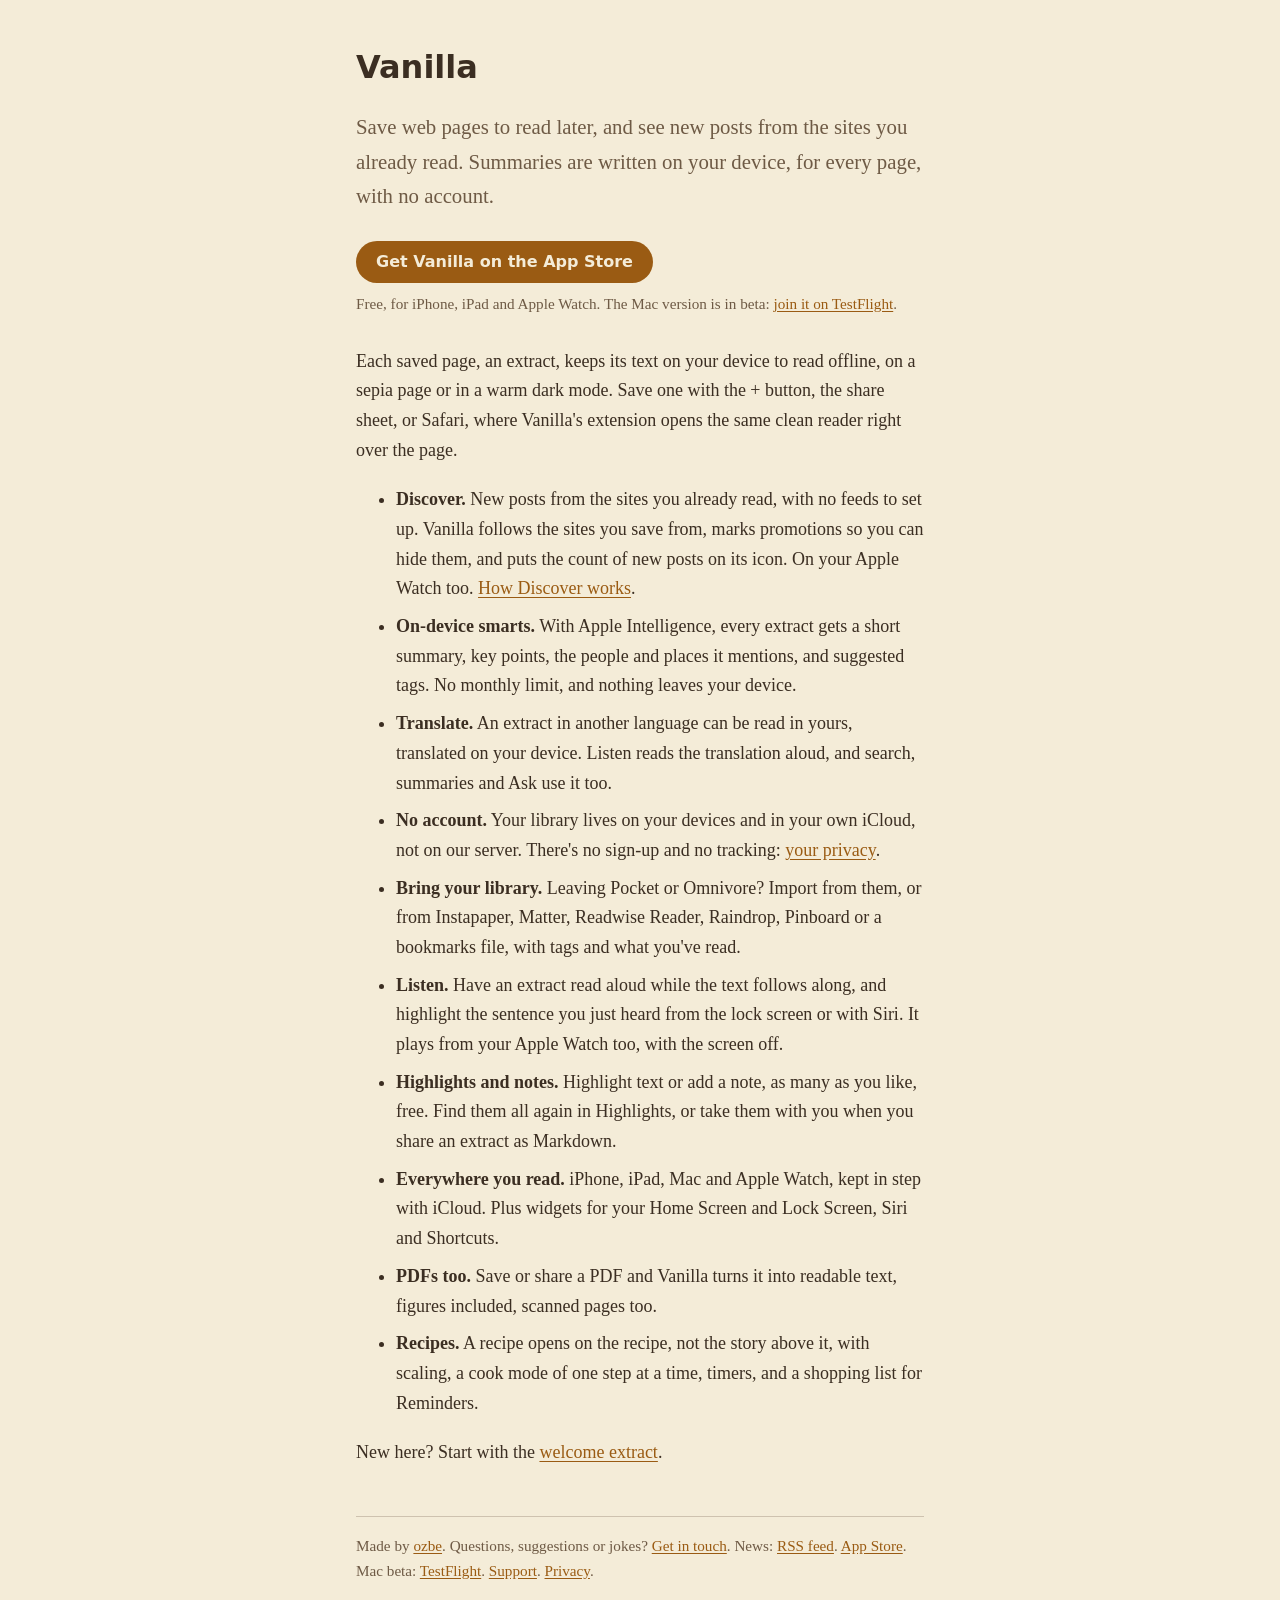
<file: index.html>
<!doctype html>
<html lang="en">
<head>
  <meta charset="utf-8">
  <meta name="viewport" content="width=device-width, initial-scale=1">
  <title>Vanilla</title>
  <meta name="description" content="A read-later app that finds new posts from the sites you already read, with AI that stays on your device. No account.">
  <meta property="og:site_name" content="Vanilla">
  <meta property="og:title" content="Vanilla">
  <meta property="og:description" content="A read-later app that finds new posts from the sites you already read, with AI that stays on your device. No account.">
  <link rel="canonical" href="https://vanilla.ozbe.dev/">
  <link rel="alternate" type="application/rss+xml" title="Vanilla" href="https://vanilla.ozbe.dev/feed.xml">
  <link rel="icon" href="icon.png" media="(prefers-color-scheme: light)">
  <link rel="icon" href="icon-dark.png" media="(prefers-color-scheme: dark)">
  <link rel="apple-touch-icon" href="icon.png">
  <meta name="apple-itunes-app" content="app-id=6825308477">
  <meta name="theme-color" content="#f4ecd8" media="(prefers-color-scheme: light)">
  <meta name="theme-color" content="#1e1a16" media="(prefers-color-scheme: dark)">
  <link rel="stylesheet" href="style.css?v=2">
</head>
<body>
  <main>
    <h1>Vanilla</h1>
    <p class="lede">Save web pages to read later, and see new posts from the sites you already read. Summaries are written on your device, for every page, with no account.</p>
    <p class="beta"><a class="button" href="https://apps.apple.com/app/id6825308477">Get Vanilla on the App Store</a><br>
    <span class="note">Free, for iPhone, iPad and Apple Watch. The Mac version is in beta: <a href="https://testflight.apple.com/join/QWN2Uxx5">join it on TestFlight</a>.</span></p>
    <p>Each saved page, an extract, keeps its text on your device to read offline, on a sepia page or in a warm dark mode. Save one with the + button, the share sheet, or Safari, where Vanilla's extension opens the same clean reader right over the page.</p>
    <ul>
      <li><strong>Discover.</strong> New posts from the sites you already read, with no feeds to set up. Vanilla follows the sites you save from, marks promotions so you can hide them, and puts the count of new posts on its icon. On your Apple Watch too. <a href="discover/">How Discover works</a>.</li>
      <li><strong>On-device smarts.</strong> With Apple Intelligence, every extract gets a short summary, key points, the people and places it mentions, and suggested tags. No monthly limit, and nothing leaves your device.</li>
      <li><strong>Translate.</strong> An extract in another language can be read in yours, translated on your device. Listen reads the translation aloud, and search, summaries and Ask use it too.</li>
      <li><strong>No account.</strong> Your library lives on your devices and in your own iCloud, not on our server. There's no sign-up and no tracking: <a href="privacy/">your privacy</a>.</li>
      <li><strong>Bring your library.</strong> Leaving Pocket or Omnivore? Import from them, or from Instapaper, Matter, Readwise Reader, Raindrop, Pinboard or a bookmarks file, with tags and what you've read.</li>
      <li><strong>Listen.</strong> Have an extract read aloud while the text follows along, and highlight the sentence you just heard from the lock screen or with Siri. It plays from your Apple Watch too, with the screen off.</li>
      <li><strong>Highlights and notes.</strong> Highlight text or add a note, as many as you like, free. Find them all again in Highlights, or take them with you when you share an extract as Markdown.</li>
      <li><strong>Everywhere you read.</strong> iPhone, iPad, Mac and Apple Watch, kept in step with iCloud. Plus widgets for your Home Screen and Lock Screen, Siri and Shortcuts.</li>
      <li><strong>PDFs too.</strong> Save or share a PDF and Vanilla turns it into readable text, figures included, scanned pages too.</li>
      <li><strong>Recipes.</strong> A recipe opens on the recipe, not the story above it, with scaling, a cook mode of one step at a time, timers, and a shopping list for Reminders.</li>
    </ul>
    <p>New here? Start with the <a href="welcome/">welcome extract</a>.</p>
    <footer>
      Made by <a href="https://ozbe.dev/" rel="author">ozbe</a>. Questions, suggestions or jokes? <a href="feedback/">Get in touch</a>. News: <a href="feed.xml">RSS feed</a>. <a href="https://apps.apple.com/app/id6825308477">App Store</a>. Mac beta: <a href="https://testflight.apple.com/join/QWN2Uxx5">TestFlight</a>. <a href="support/">Support</a>. <a href="privacy/">Privacy</a>.
    </footer>
  </main>
</body>
</html>
</file>
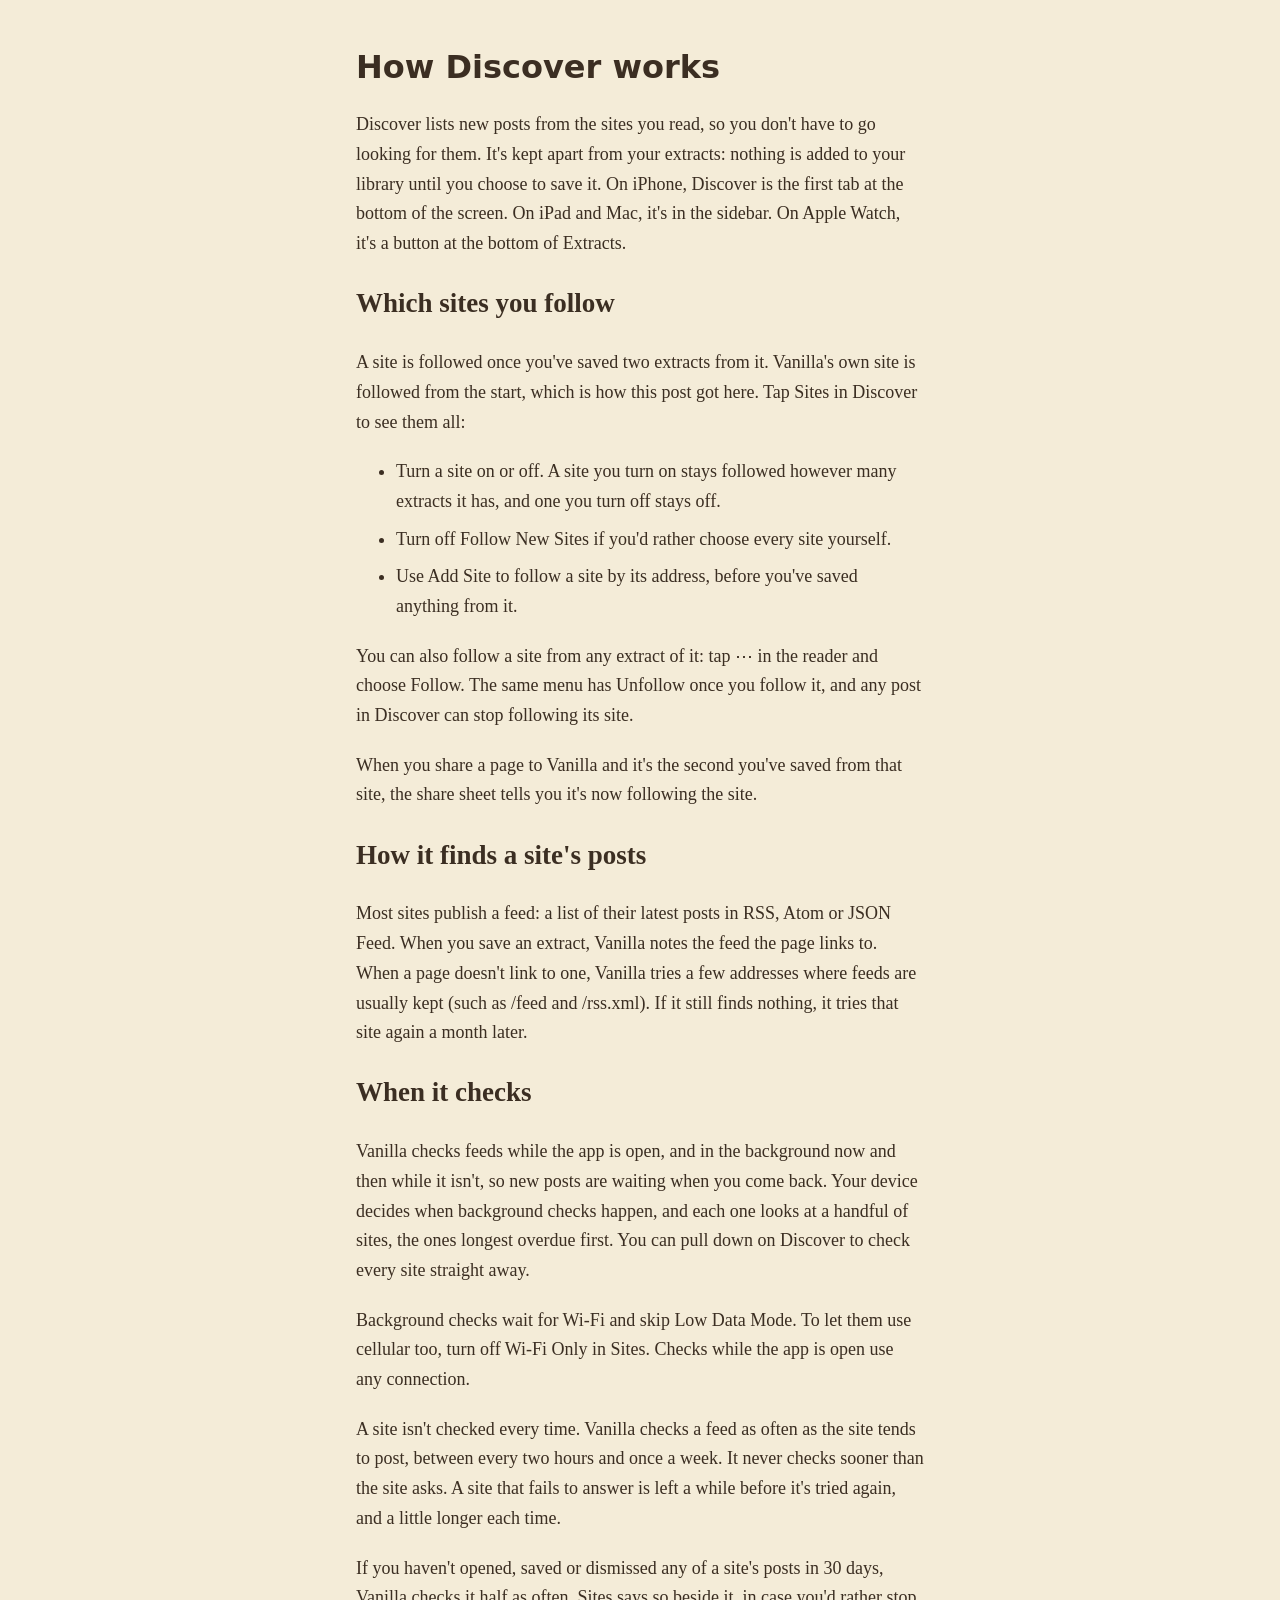
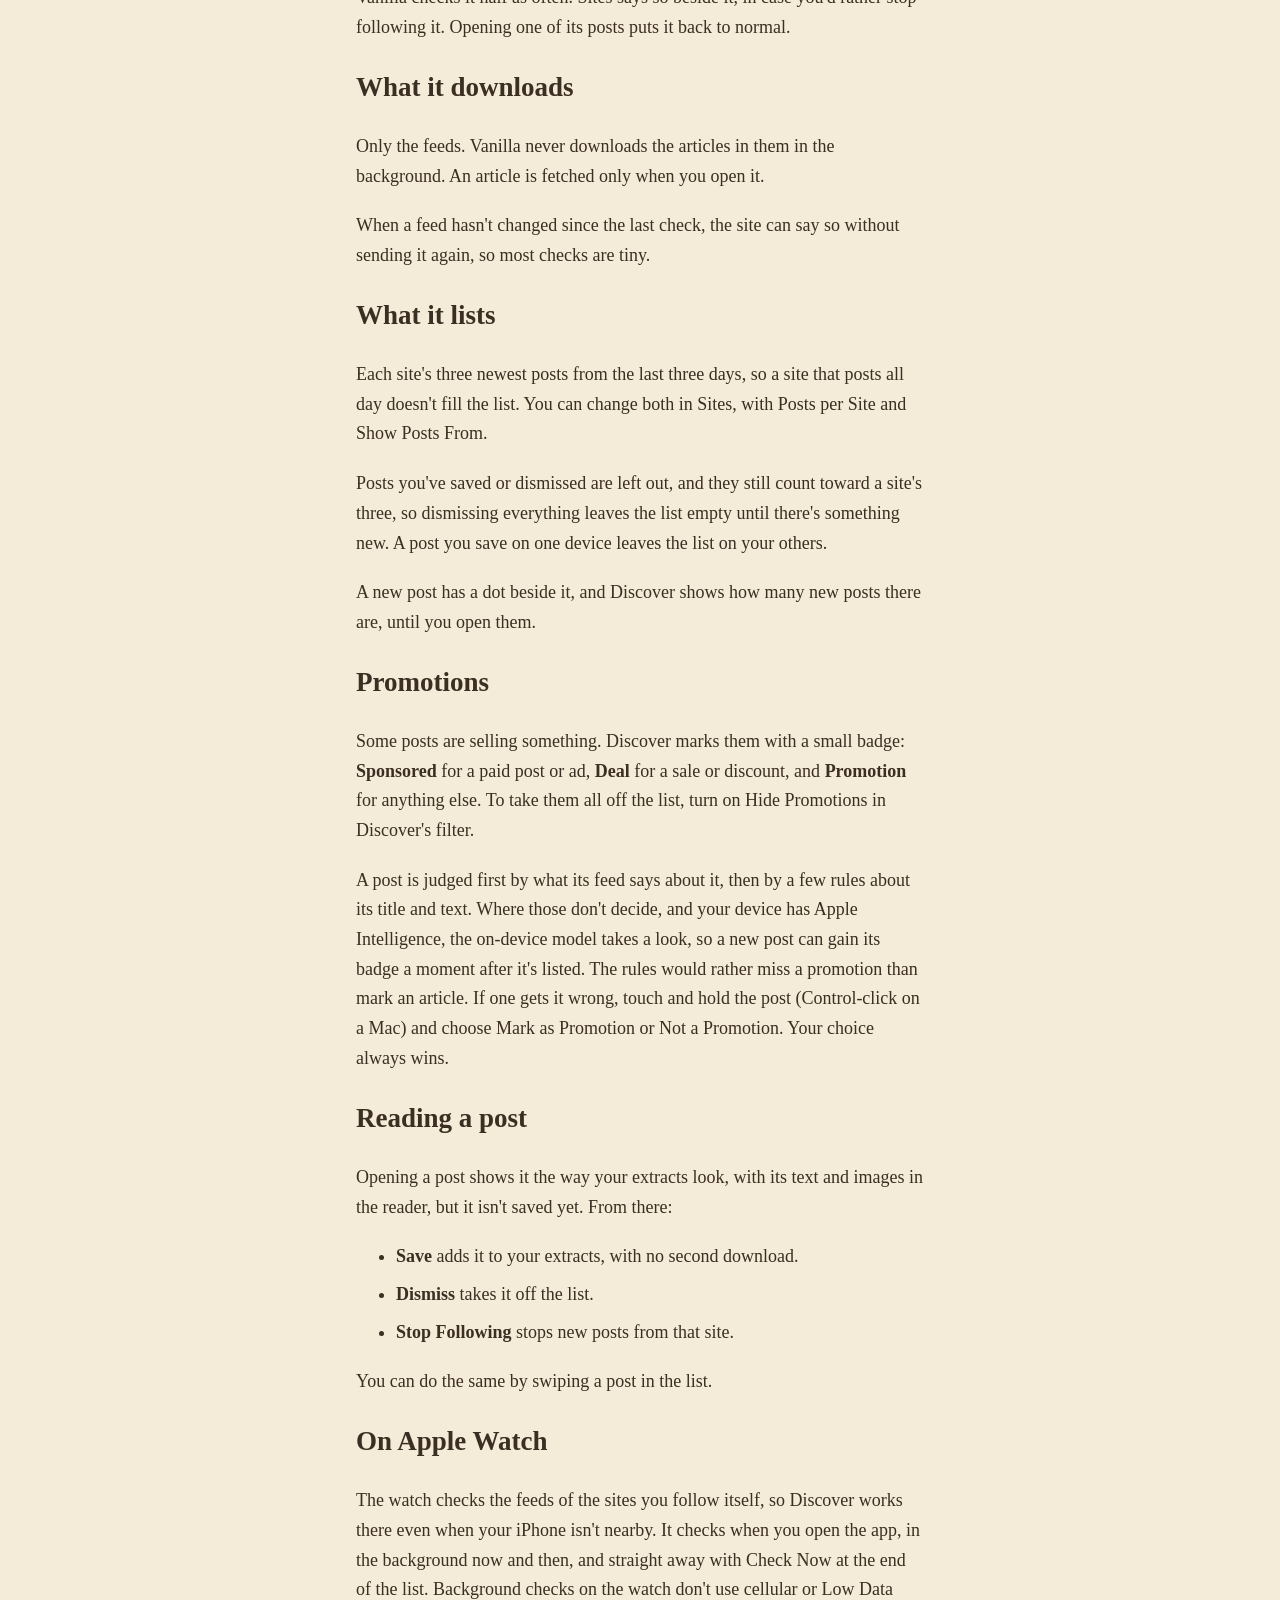
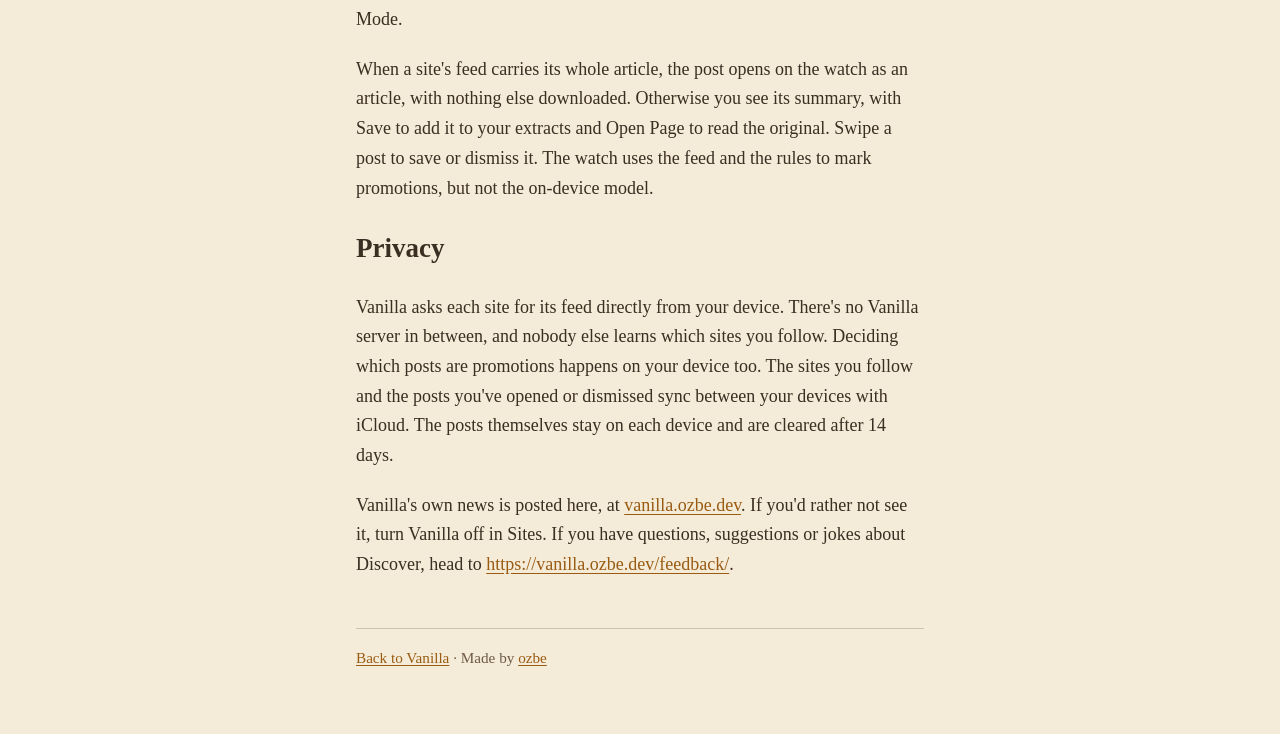
<file: discover/index.html>
<!doctype html>
<html lang="en">
<head>
  <meta charset="utf-8">
  <meta name="viewport" content="width=device-width, initial-scale=1">
  <title>How Discover works</title>
  <meta name="description" content="How Vanilla finds new posts from the sites you read, and what it does and doesn't download.">
  <meta property="og:site_name" content="Vanilla">
  <meta property="og:title" content="How Discover works">
  <meta property="og:description" content="How Vanilla finds new posts from the sites you read, and what it does and doesn't download.">
  <meta property="og:image" content="https://vanilla.ozbe.dev/icon.png">
  <meta property="article:published_time" content="2026-10-19T12:00:00Z">
  <meta property="article:modified_time" content="2026-11-07T12:00:00Z">
  <link rel="canonical" href="https://vanilla.ozbe.dev/discover/">
  <link rel="alternate" type="application/rss+xml" title="Vanilla" href="https://vanilla.ozbe.dev/feed.xml">
  <link rel="icon" href="../icon.png" media="(prefers-color-scheme: light)">
  <link rel="icon" href="../icon-dark.png" media="(prefers-color-scheme: dark)">
  <link rel="apple-touch-icon" href="../icon.png">
  <meta name="theme-color" content="#f4ecd8" media="(prefers-color-scheme: light)">
  <meta name="theme-color" content="#1e1a16" media="(prefers-color-scheme: dark)">
  <link rel="stylesheet" href="../style.css">
</head>
<body>
  <main>
    <article>
    <h1>How Discover works</h1>
    <p>Discover lists new posts from the sites you read, so you don't have to go looking for them. It's kept apart from your extracts: nothing is added to your library until you choose to save it. On iPhone, Discover is the first tab at the bottom of the screen. On iPad and Mac, it's in the sidebar. On Apple Watch, it's a button at the bottom of Extracts.</p>

    <h2>Which sites you follow</h2>
    <p>A site is followed once you've saved two extracts from it. Vanilla's own site is followed from the start, which is how this post got here. Tap Sites in Discover to see them all:</p>
    <ul>
      <li>Turn a site on or off. A site you turn on stays followed however many extracts it has, and one you turn off stays off.</li>
      <li>Turn off Follow New Sites if you'd rather choose every site yourself.</li>
      <li>Use Add Site to follow a site by its address, before you've saved anything from it.</li>
    </ul>
    <p>You can also follow a site from any extract of it: tap ⋯ in the reader and choose Follow. The same menu has Unfollow once you follow it, and any post in Discover can stop following its site.</p>
    <p>When you share a page to Vanilla and it's the second you've saved from that site, the share sheet tells you it's now following the site.</p>

    <h2>How it finds a site's posts</h2>
    <p>Most sites publish a feed: a list of their latest posts in RSS, Atom or JSON Feed. When you save an extract, Vanilla notes the feed the page links to. When a page doesn't link to one, Vanilla tries a few addresses where feeds are usually kept (such as /feed and /rss.xml). If it still finds nothing, it tries that site again a month later.</p>

    <h2>When it checks</h2>
    <p>Vanilla checks feeds while the app is open, and in the background now and then while it isn't, so new posts are waiting when you come back. Your device decides when background checks happen, and each one looks at a handful of sites, the ones longest overdue first. You can pull down on Discover to check every site straight away.</p>
    <p>Background checks wait for Wi-Fi and skip Low Data Mode. To let them use cellular too, turn off Wi-Fi Only in Sites. Checks while the app is open use any connection.</p>
    <p>A site isn't checked every time. Vanilla checks a feed as often as the site tends to post, between every two hours and once a week. It never checks sooner than the site asks. A site that fails to answer is left a while before it's tried again, and a little longer each time.</p>
    <p>If you haven't opened, saved or dismissed any of a site's posts in 30 days, Vanilla checks it half as often. Sites says so beside it, in case you'd rather stop following it. Opening one of its posts puts it back to normal.</p>

    <h2>What it downloads</h2>
    <p>Only the feeds. Vanilla never downloads the articles in them in the background. An article is fetched only when you open it.</p>
    <p>When a feed hasn't changed since the last check, the site can say so without sending it again, so most checks are tiny.</p>

    <h2 id="what-it-lists">What it lists</h2>
    <p>Each site's three newest posts from the last three days, so a site that posts all day doesn't fill the list. You can change both in Sites, with Posts per Site and Show Posts From.</p>
    <p>Posts you've saved or dismissed are left out, and they still count toward a site's three, so dismissing everything leaves the list empty until there's something new. A post you save on one device leaves the list on your others.</p>
    <p>A new post has a dot beside it, and Discover shows how many new posts there are, until you open them.</p>

    <h2>Promotions</h2>
    <p>Some posts are selling something. Discover marks them with a small badge: <strong>Sponsored</strong> for a paid post or ad, <strong>Deal</strong> for a sale or discount, and <strong>Promotion</strong> for anything else. To take them all off the list, turn on Hide Promotions in Discover's filter.</p>
    <p>A post is judged first by what its feed says about it, then by a few rules about its title and text. Where those don't decide, and your device has Apple Intelligence, the on-device model takes a look, so a new post can gain its badge a moment after it's listed. The rules would rather miss a promotion than mark an article. If one gets it wrong, touch and hold the post (Control-click on a Mac) and choose Mark as Promotion or Not a Promotion. Your choice always wins.</p>

    <h2>Reading a post</h2>
    <p>Opening a post shows it the way your extracts look, with its text and images in the reader, but it isn't saved yet. From there:</p>
    <ul>
      <li><strong>Save</strong> adds it to your extracts, with no second download.</li>
      <li><strong>Dismiss</strong> takes it off the list.</li>
      <li><strong>Stop Following</strong> stops new posts from that site.</li>
    </ul>
    <p>You can do the same by swiping a post in the list.</p>

    <h2>On Apple Watch</h2>
    <p>The watch checks the feeds of the sites you follow itself, so Discover works there even when your iPhone isn't nearby. It checks when you open the app, in the background now and then, and straight away with Check Now at the end of the list. Background checks on the watch don't use cellular or Low Data Mode.</p>
    <p>When a site's feed carries its whole article, the post opens on the watch as an article, with nothing else downloaded. Otherwise you see its summary, with Save to add it to your extracts and Open Page to read the original. Swipe a post to save or dismiss it. The watch uses the feed and the rules to mark promotions, but not the on-device model.</p>

    <h2>Privacy</h2>
    <p>Vanilla asks each site for its feed directly from your device. There's no Vanilla server in between, and nobody else learns which sites you follow. Deciding which posts are promotions happens on your device too. The sites you follow and the posts you've opened or dismissed sync between your devices with iCloud. The posts themselves stay on each device and are cleared after 14 days.</p>

    <p>Vanilla's own news is posted here, at <a href="https://vanilla.ozbe.dev/">vanilla.ozbe.dev</a>. If you'd rather not see it, turn Vanilla off in Sites. If you have questions, suggestions or jokes about Discover, head to <a href="https://vanilla.ozbe.dev/feedback/">https://vanilla.ozbe.dev/feedback/</a>.</p>
    </article>
    <footer><a href="../">Back to Vanilla</a> · Made by <a href="https://ozbe.dev/" rel="author">ozbe</a></footer>
  </main>
</body>
</html>
</file>
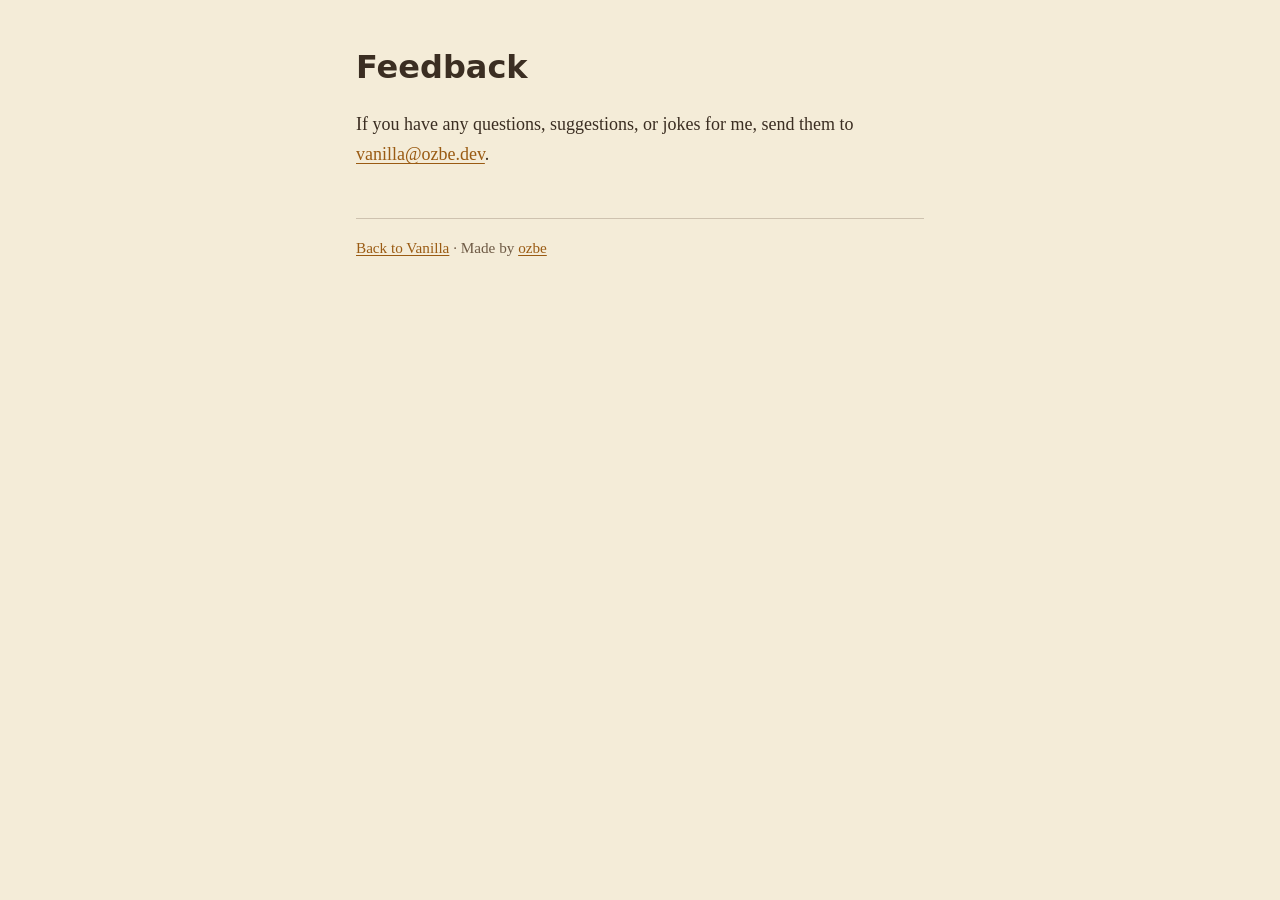
<file: feedback/index.html>
<!doctype html>
<html lang="en">
<head>
  <meta charset="utf-8">
  <meta name="viewport" content="width=device-width, initial-scale=1">
  <title>Feedback</title>
  <meta name="description" content="Questions, suggestions or jokes about Vanilla.">
  <meta property="og:site_name" content="Vanilla">
  <link rel="canonical" href="https://vanilla.ozbe.dev/feedback/">
  <link rel="alternate" type="application/rss+xml" title="Vanilla" href="https://vanilla.ozbe.dev/feed.xml">
  <link rel="icon" href="../icon.png" media="(prefers-color-scheme: light)">
  <link rel="icon" href="../icon-dark.png" media="(prefers-color-scheme: dark)">
  <link rel="apple-touch-icon" href="../icon.png">
  <meta name="theme-color" content="#f4ecd8" media="(prefers-color-scheme: light)">
  <meta name="theme-color" content="#1e1a16" media="(prefers-color-scheme: dark)">
  <link rel="stylesheet" href="../style.css">
</head>
<body>
  <main>
    <h1>Feedback</h1>
    <p>If you have any questions, suggestions, or jokes for me, send them to <a href="mailto:vanilla@ozbe.dev">vanilla@ozbe.dev</a>.</p>
    <footer><a href="../">Back to Vanilla</a> · Made by <a href="https://ozbe.dev/" rel="author">ozbe</a></footer>
  </main>
</body>
</html>
</file>
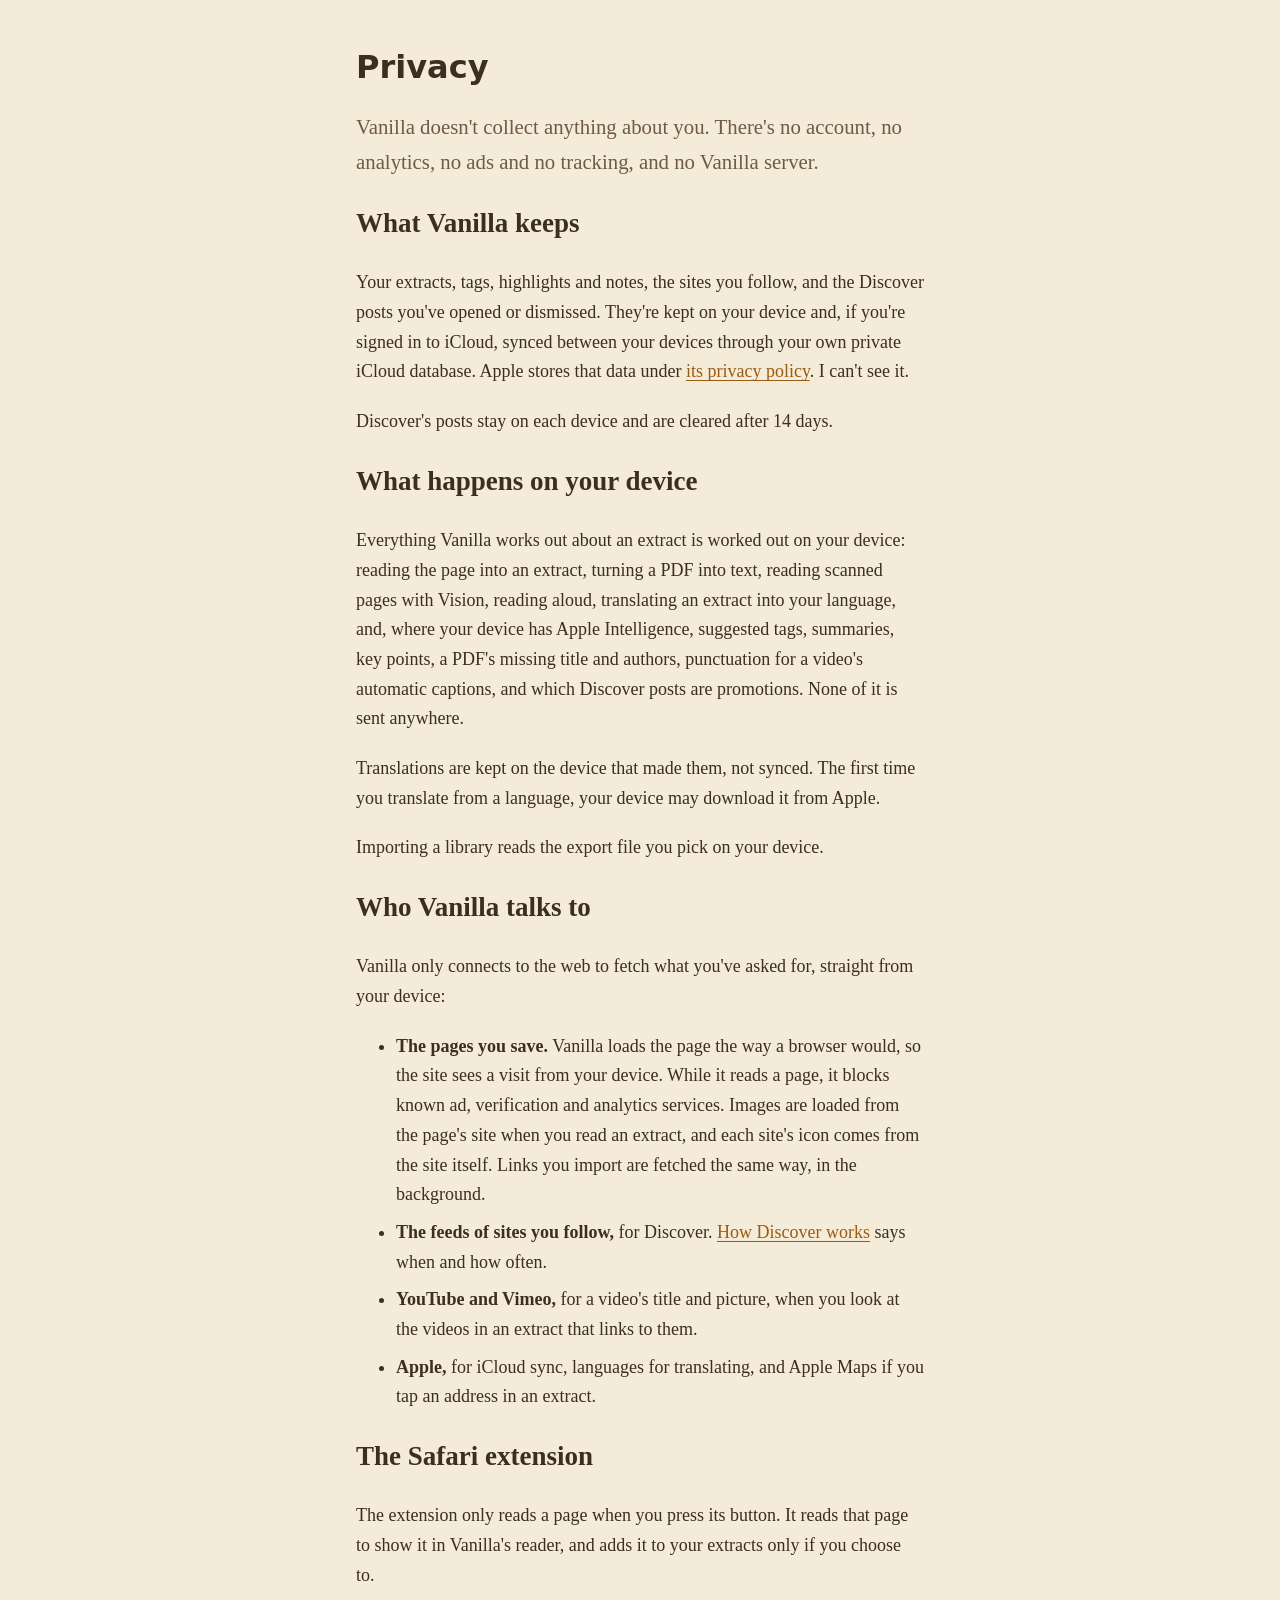
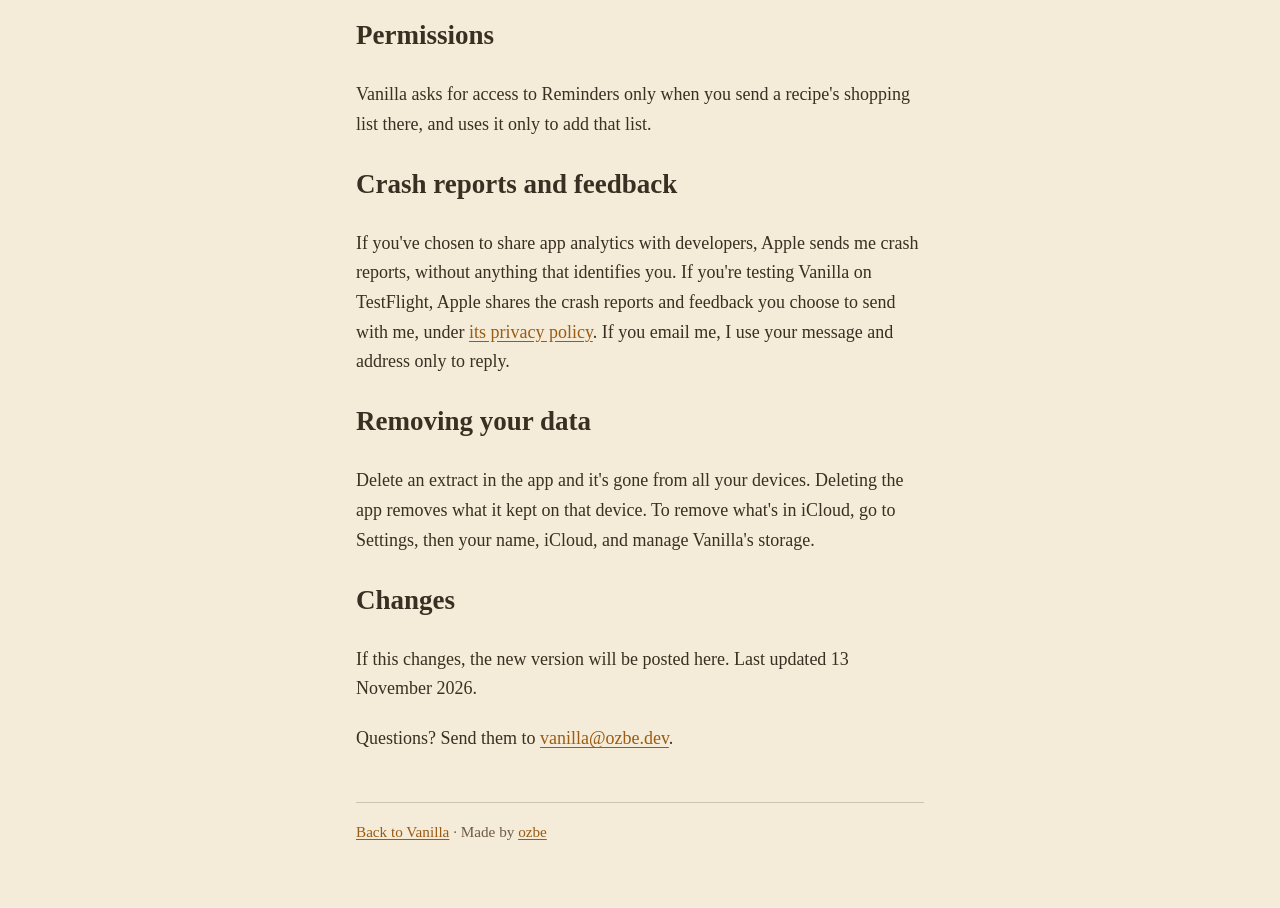
<file: privacy/index.html>
<!doctype html>
<html lang="en">
<head>
  <meta charset="utf-8">
  <meta name="viewport" content="width=device-width, initial-scale=1">
  <title>Privacy</title>
  <meta name="description" content="What Vanilla keeps, where it keeps it, and who it talks to.">
  <meta property="og:site_name" content="Vanilla">
  <meta property="og:title" content="Privacy">
  <meta property="og:description" content="What Vanilla keeps, where it keeps it, and who it talks to.">
  <link rel="canonical" href="https://vanilla.ozbe.dev/privacy/">
  <link rel="alternate" type="application/rss+xml" title="Vanilla" href="https://vanilla.ozbe.dev/feed.xml">
  <link rel="icon" href="../icon.png" media="(prefers-color-scheme: light)">
  <link rel="icon" href="../icon-dark.png" media="(prefers-color-scheme: dark)">
  <link rel="apple-touch-icon" href="../icon.png">
  <meta name="theme-color" content="#f4ecd8" media="(prefers-color-scheme: light)">
  <meta name="theme-color" content="#1e1a16" media="(prefers-color-scheme: dark)">
  <link rel="stylesheet" href="../style.css">
</head>
<body>
  <main>
    <article>
    <h1>Privacy</h1>
    <p class="lede">Vanilla doesn't collect anything about you. There's no account, no analytics, no ads and no tracking, and no Vanilla server.</p>

    <h2>What Vanilla keeps</h2>
    <p>Your extracts, tags, highlights and notes, the sites you follow, and the Discover posts you've opened or dismissed. They're kept on your device and, if you're signed in to iCloud, synced between your devices through your own private iCloud database. Apple stores that data under <a href="https://www.apple.com/legal/privacy/">its privacy policy</a>. I can't see it.</p>
    <p>Discover's posts stay on each device and are cleared after 14 days.</p>

    <h2>What happens on your device</h2>
    <p>Everything Vanilla works out about an extract is worked out on your device: reading the page into an extract, turning a PDF into text, reading scanned pages with Vision, reading aloud, translating an extract into your language, and, where your device has Apple Intelligence, suggested tags, summaries, key points, a PDF's missing title and authors, punctuation for a video's automatic captions, and which Discover posts are promotions. None of it is sent anywhere.</p>
    <p>Translations are kept on the device that made them, not synced. The first time you translate from a language, your device may download it from Apple.</p>
    <p>Importing a library reads the export file you pick on your device.</p>

    <h2>Who Vanilla talks to</h2>
    <p>Vanilla only connects to the web to fetch what you've asked for, straight from your device:</p>
    <ul>
      <li><strong>The pages you save.</strong> Vanilla loads the page the way a browser would, so the site sees a visit from your device. While it reads a page, it blocks known ad, verification and analytics services. Images are loaded from the page's site when you read an extract, and each site's icon comes from the site itself. Links you import are fetched the same way, in the background.</li>
      <li><strong>The feeds of sites you follow,</strong> for Discover. <a href="../discover/">How Discover works</a> says when and how often.</li>
      <li><strong>YouTube and Vimeo,</strong> for a video's title and picture, when you look at the videos in an extract that links to them.</li>
      <li><strong>Apple,</strong> for iCloud sync, languages for translating, and Apple Maps if you tap an address in an extract.</li>
    </ul>

    <h2>The Safari extension</h2>
    <p>The extension only reads a page when you press its button. It reads that page to show it in Vanilla's reader, and adds it to your extracts only if you choose to.</p>

    <h2>Permissions</h2>
    <p>Vanilla asks for access to Reminders only when you send a recipe's shopping list there, and uses it only to add that list.</p>

    <h2>Crash reports and feedback</h2>
    <p>If you've chosen to share app analytics with developers, Apple sends me crash reports, without anything that identifies you. If you're testing Vanilla on TestFlight, Apple shares the crash reports and feedback you choose to send with me, under <a href="https://www.apple.com/legal/privacy/">its privacy policy</a>. If you email me, I use your message and address only to reply.</p>

    <h2 id="removing-your-data">Removing your data</h2>
    <p>Delete an extract in the app and it's gone from all your devices. Deleting the app removes what it kept on that device. To remove what's in iCloud, go to Settings, then your name, iCloud, and manage Vanilla's storage.</p>

    <h2>Changes</h2>
    <p>If this changes, the new version will be posted here. Last updated 13 November 2026.</p>
    <p>Questions? Send them to <a href="mailto:vanilla@ozbe.dev">vanilla@ozbe.dev</a>.</p>
    </article>
    <footer><a href="../">Back to Vanilla</a> · Made by <a href="https://ozbe.dev/" rel="author">ozbe</a></footer>
  </main>
</body>
</html>
</file>
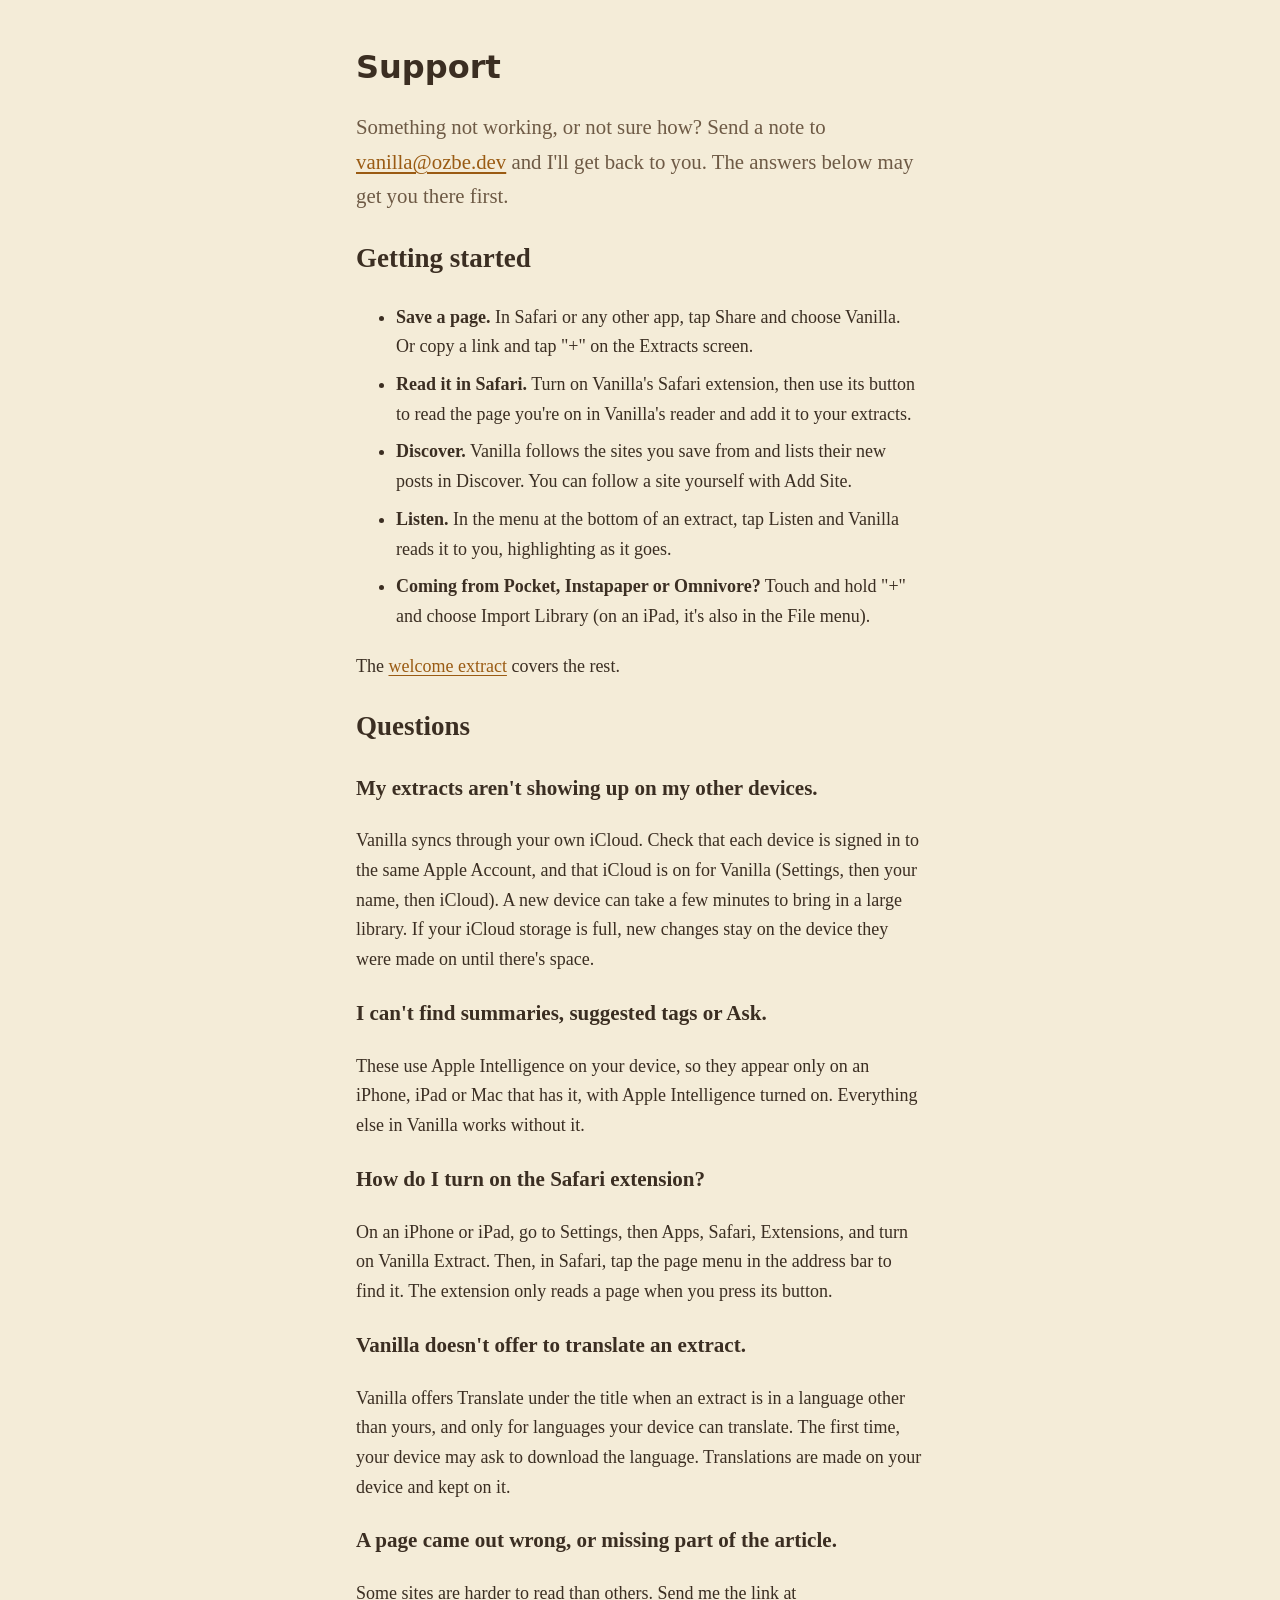
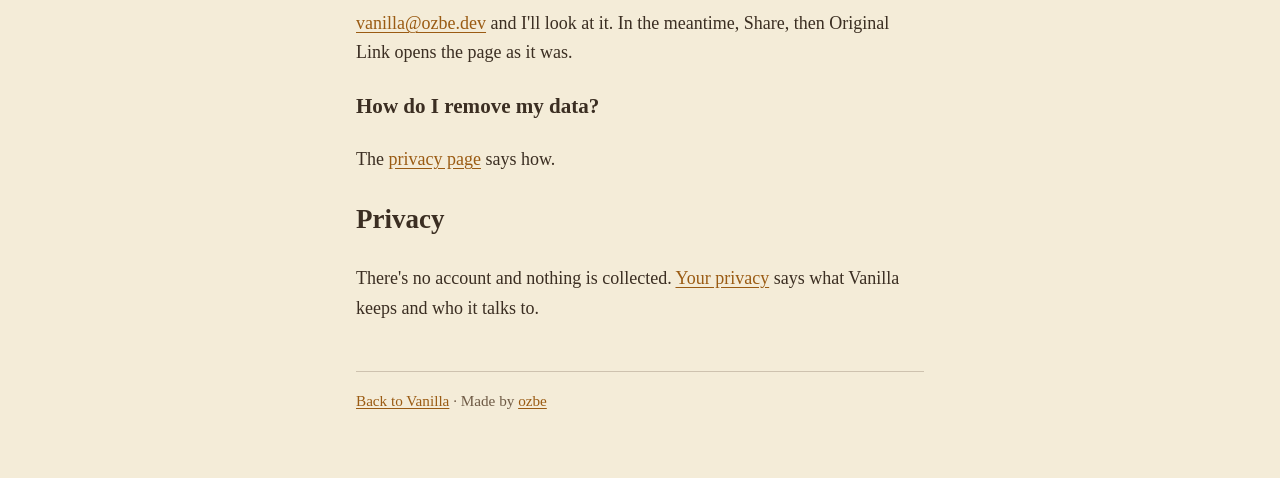
<file: support/index.html>
<!doctype html>
<html lang="en">
<head>
  <meta charset="utf-8">
  <meta name="viewport" content="width=device-width, initial-scale=1">
  <title>Support</title>
  <meta name="description" content="Getting started with Vanilla, answers to common questions, and how to reach me.">
  <meta property="og:site_name" content="Vanilla">
  <meta property="og:title" content="Support">
  <meta property="og:description" content="Getting started with Vanilla, answers to common questions, and how to reach me.">
  <link rel="canonical" href="https://vanilla.ozbe.dev/support/">
  <link rel="alternate" type="application/rss+xml" title="Vanilla" href="https://vanilla.ozbe.dev/feed.xml">
  <link rel="icon" href="../icon.png" media="(prefers-color-scheme: light)">
  <link rel="icon" href="../icon-dark.png" media="(prefers-color-scheme: dark)">
  <link rel="apple-touch-icon" href="../icon.png">
  <meta name="theme-color" content="#f4ecd8" media="(prefers-color-scheme: light)">
  <meta name="theme-color" content="#1e1a16" media="(prefers-color-scheme: dark)">
  <link rel="stylesheet" href="../style.css">
</head>
<body>
  <main>
    <article>
    <h1>Support</h1>
    <p class="lede">Something not working, or not sure how? Send a note to <a href="mailto:vanilla@ozbe.dev">vanilla@ozbe.dev</a> and I'll get back to you. The answers below may get you there first.</p>

    <h2>Getting started</h2>
    <ul>
      <li><strong>Save a page.</strong> In Safari or any other app, tap Share and choose Vanilla. Or copy a link and tap "+" on the Extracts screen.</li>
      <li><strong>Read it in Safari.</strong> Turn on Vanilla's Safari extension, then use its button to read the page you're on in Vanilla's reader and add it to your extracts.</li>
      <li><strong>Discover.</strong> Vanilla follows the sites you save from and lists their new posts in Discover. You can follow a site yourself with Add Site.</li>
      <li><strong>Listen.</strong> In the menu at the bottom of an extract, tap Listen and Vanilla reads it to you, highlighting as it goes.</li>
      <li><strong>Coming from Pocket, Instapaper or Omnivore?</strong> Touch and hold "+" and choose Import Library (on an iPad, it's also in the File menu).</li>
    </ul>
    <p>The <a href="../welcome/">welcome extract</a> covers the rest.</p>

    <h2>Questions</h2>

    <h3>My extracts aren't showing up on my other devices.</h3>
    <p>Vanilla syncs through your own iCloud. Check that each device is signed in to the same Apple Account, and that iCloud is on for Vanilla (Settings, then your name, then iCloud). A new device can take a few minutes to bring in a large library. If your iCloud storage is full, new changes stay on the device they were made on until there's space.</p>

    <h3>I can't find summaries, suggested tags or Ask.</h3>
    <p>These use Apple Intelligence on your device, so they appear only on an iPhone, iPad or Mac that has it, with Apple Intelligence turned on. Everything else in Vanilla works without it.</p>

    <h3>How do I turn on the Safari extension?</h3>
    <p>On an iPhone or iPad, go to Settings, then Apps, Safari, Extensions, and turn on Vanilla Extract. Then, in Safari, tap the page menu in the address bar to find it. The extension only reads a page when you press its button.</p>

    <h3>Vanilla doesn't offer to translate an extract.</h3>
    <p>Vanilla offers Translate under the title when an extract is in a language other than yours, and only for languages your device can translate. The first time, your device may ask to download the language. Translations are made on your device and kept on it.</p>

    <h3>A page came out wrong, or missing part of the article.</h3>
    <p>Some sites are harder to read than others. Send me the link at <a href="mailto:vanilla@ozbe.dev">vanilla@ozbe.dev</a> and I'll look at it. In the meantime, Share, then Original Link opens the page as it was.</p>

    <h3>How do I remove my data?</h3>
    <p>The <a href="../privacy/#removing-your-data">privacy page</a> says how.</p>

    <h2>Privacy</h2>
    <p>There's no account and nothing is collected. <a href="../privacy/">Your privacy</a> says what Vanilla keeps and who it talks to.</p>
    </article>
    <footer><a href="../">Back to Vanilla</a> · Made by <a href="https://ozbe.dev/" rel="author">ozbe</a></footer>
  </main>
</body>
</html>
</file>
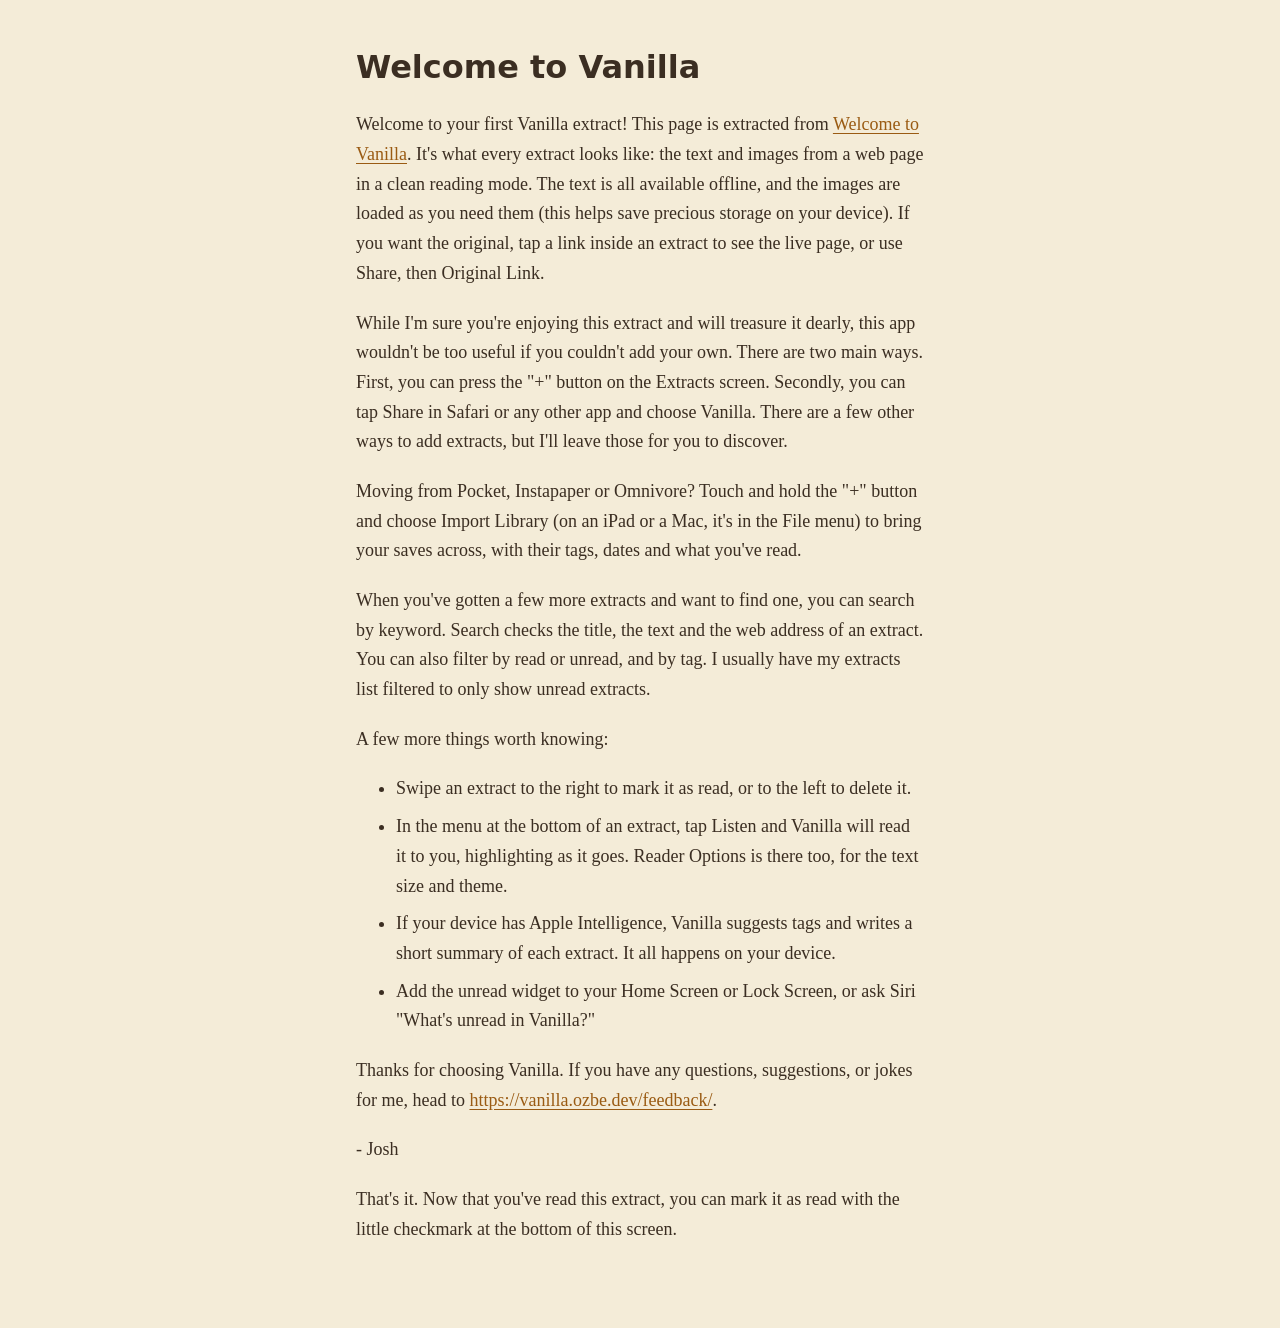
<file: welcome/index.html>
<!doctype html>
<html lang="en">
<head>
  <meta charset="utf-8">
  <meta name="viewport" content="width=device-width, initial-scale=1">
  <title>Welcome to Vanilla</title>
  <meta name="description" content="A short tour of reading, adding and finding extracts in Vanilla.">
  <meta property="og:site_name" content="Vanilla">
  <meta property="og:title" content="Welcome to Vanilla">
  <meta property="og:description" content="A short tour of reading, adding and finding extracts in Vanilla.">
  <meta property="og:image" content="https://vanilla.ozbe.dev/icon.png">
  <link rel="canonical" href="https://vanilla.ozbe.dev/welcome/">
  <link rel="alternate" type="application/rss+xml" title="Vanilla" href="https://vanilla.ozbe.dev/feed.xml">
  <link rel="icon" href="../icon.png" media="(prefers-color-scheme: light)">
  <link rel="icon" href="../icon-dark.png" media="(prefers-color-scheme: dark)">
  <link rel="apple-touch-icon" href="../icon.png">
  <meta name="theme-color" content="#f4ecd8" media="(prefers-color-scheme: light)">
  <meta name="theme-color" content="#1e1a16" media="(prefers-color-scheme: dark)">
  <link rel="stylesheet" href="../style.css">
</head>
<body>
  <main>
    <article>
    <h1>Welcome to Vanilla</h1>
    <p>Welcome to your first Vanilla extract! This page is extracted from <a href="https://vanilla.ozbe.dev/welcome/">Welcome to Vanilla</a>. It's what every extract looks like: the text and images from a web page in a clean reading mode. The text is all available offline, and the images are loaded as you need them (this helps save precious storage on your device). If you want the original, tap a link inside an extract to see the live page, or use Share, then Original Link.</p>
    <p>While I'm sure you're enjoying this extract and will treasure it dearly, this app wouldn't be too useful if you couldn't add your own. There are two main ways. First, you can press the "+" button on the Extracts screen. Secondly, you can tap Share in Safari or any other app and choose Vanilla. There are a few other ways to add extracts, but I'll leave those for you to discover.</p>
    <p>Moving from Pocket, Instapaper or Omnivore? Touch and hold the "+" button and choose Import Library (on an iPad or a Mac, it's in the File menu) to bring your saves across, with their tags, dates and what you've read.</p>
    <p>When you've gotten a few more extracts and want to find one, you can search by keyword. Search checks the title, the text and the web address of an extract. You can also filter by read or unread, and by tag. I usually have my extracts list filtered to only show unread extracts.</p>
    <p>A few more things worth knowing:</p>
    <ul><li>Swipe an extract to the right to mark it as read, or to the left to delete it.</li><li>In the menu at the bottom of an extract, tap Listen and Vanilla will read it to you, highlighting as it goes. Reader Options is there too, for the text size and theme.</li><li>If your device has Apple Intelligence, Vanilla suggests tags and writes a short summary of each extract. It all happens on your device.</li><li>Add the unread widget to your Home Screen or Lock Screen, or ask Siri "What's unread in Vanilla?"</li></ul>
    <p>Thanks for choosing Vanilla. If you have any questions, suggestions, or jokes for me, head to <a href="https://vanilla.ozbe.dev/feedback/">https://vanilla.ozbe.dev/feedback/</a>.</p>
    <p>- Josh</p>
    <p>That's it. Now that you've read this extract, you can mark it as read with the little checkmark at the bottom of this screen.</p>
    </article>
  </main>
</body>
</html>
</file>
<file: style.css>
:root {
  color-scheme: light dark;
  /* The app's own page (Paper.swift): sepia in light mode, a warm near-black in dark mode. */
  --bg: #f4ecd8;
  --fg: #3b2e22;
  --muted: #6e5a45;
  --link: #9a5b13;
  --rule: rgb(91 70 54 / .25);
}
@media (prefers-color-scheme: dark) {
  :root {
    --bg: #1e1a16;
    --fg: #eae1d3;
    --muted: #b2a694;
    --link: #e0a458;
    --rule: rgb(233 220 200 / .18);
  }
}
* { box-sizing: border-box; }
body {
  margin: 0;
  background: var(--bg);
  color: var(--fg);
  font: 1.125rem/1.65 ui-serif, "New York", Georgia, serif;
  -webkit-text-size-adjust: 100%;
}
main { max-width: 38rem; margin: 0 auto; padding: 3rem 1.25rem 4rem; }
h1 { font: 700 2rem/1.2 ui-sans-serif, -apple-system, system-ui, sans-serif; margin: 0 0 1.5rem; }
p, ul { margin: 0 0 1.25rem; }
li { margin-bottom: .5rem; }
a { color: var(--link); text-underline-offset: .15em; }
.lede { font-size: 1.3rem; color: var(--muted); }
.beta { margin: 1.75rem 0; }
.button { display: inline-block; padding: .6rem 1.25rem; border-radius: 999px; background: var(--link); color: var(--bg); font: 600 1rem/1.4 ui-sans-serif, -apple-system, system-ui, sans-serif; text-decoration: none; }
.note { display: inline-block; margin-top: .5rem; color: var(--muted); font-size: .95rem; }
footer { margin-top: 3rem; padding-top: 1rem; border-top: 1px solid var(--rule); color: var(--muted); font-size: .95rem; }
</file>
